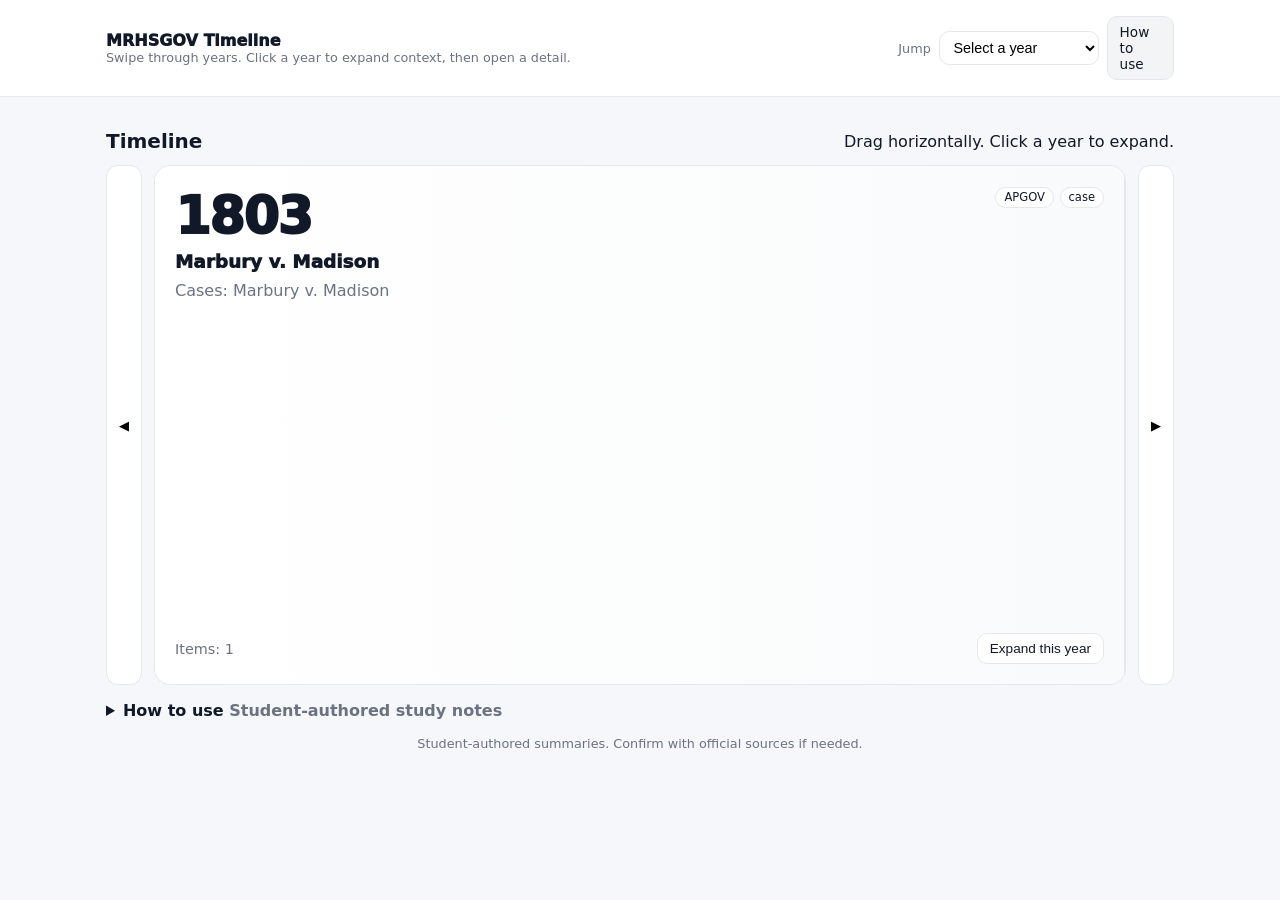
<file: index.html>
<!doctype html>
<html lang="en">
  <head>
    <meta charset="UTF-8" />
    <meta name="viewport" content="width=device-width, initial-scale=1.0" />
    <title>AP Timeline</title>
    <meta
      name="description"
      content="A student study site that organizes APGOV and APUSH items on a timeline with quick summaries."
    />
    <link rel="stylesheet" href="./style.css" />
  </head>

  <body>
    <header class="site-header">
      <div class="wrap header-inner">
        <div class="brand">
          <div class="brand-title"> MRHSGOV Timeline</div>
          <div class="brand-subtitle">
            Swipe through years. Click a year to expand context, then open a detail.
          </div>
        </div>

        <div class="header-tools" aria-label="Quick tools">
          <label class="muted small" for="yearSelect">Jump</label>
          <select id="yearSelect" class="select" aria-label="Jump to year">
            <option value="">Select a year</option>
          </select>
          <a class="btn btn-secondary" href="#howto">How to use</a>
        </div>
      </div>
    </header>

    <main class="wrap">
      <section class="timeline-section" aria-label="Browse by year">
        <div class="timeline-header">
          <h1 class="h1">Timeline</h1>
          <div class="status"><span id="statusText">Drag horizontally. Click a year to expand.</span></div>
        </div>

        <!-- Horizontal, full-width timeline -->
        <div class="hwrap">
          <button id="btnPrev" class="navbtn" type="button" aria-label="Previous year">◀</button>

          <div id="years" class="years" aria-label="Year tiles"></div>

          <button id="btnNext" class="navbtn" type="button" aria-label="Next year">▶</button>
        </div>
      </section>

      <!-- Expands between timeline and how-to -->
      <section id="yearExpand" class="expand" aria-label="Year context">
        <div class="expand-shell">
          <div class="expand-top">
            <div>
              <div id="expandTitle" class="expand-title">Select a year</div>
              <div id="expandMeta" class="expand-meta">Context and items appear here.</div>
            </div>
            <button id="btnCollapse" class="btn btn-secondary" type="button">Collapse</button>
          </div>

          <div class="expand-body">
            <div class="grid">
              <div class="panel span-2">
                <h2 class="h2">What happened in this time</h2>
                <p id="expandSummary" class="p muted">Click a year to expand.</p>
              </div>

              <div class="panel span-2">
                <h2 class="h2">Items in this year</h2>
                <div id="expandItems" class="item-list"></div>
              </div>
            </div>
          </div>
        </div>
      </section>

      <!-- Detail card -->
      <section id="detailCard" class="card-section" aria-label="Detail card">
        <div class="card-shell">
          <div class="card-topbar">
            <div class="card-titleblock">
              <div id="cardTitle" class="card-title">Select an item</div>
              <div id="cardMeta" class="card-meta">Year, subject, and category appear here.</div>
            </div>
            <div class="card-tags" id="cardTags" aria-label="Tags"></div>
          </div>

          <div class="card-body">
            <div class="grid">
              <div class="panel">
                <h2 class="h2">Quick Take</h2>
                <p id="quickTake" class="p muted">Choose an item from the expanded year panel.</p>
              </div>

              <div class="panel">
                <h2 class="h2">Core Prompt</h2>
                <p id="corePrompt" class="p muted">...</p>
              </div>

              <div class="panel span-2">
                <h2 class="h2"><span id="answerLabel">Holding</span></h2>
                <p id="answerText" class="p muted">...</p>
              </div>

              <div class="panel">
                <h2 class="h2">Facts</h2>
                <ul id="factsList" class="list"></ul>
              </div>

              <div class="panel">
                <h2 class="h2">Reasoning</h2>
                <ul id="reasoningList" class="list"></ul>
              </div>

              <div class="panel span-2">
                <h2 class="h2">Precedent</h2>
                <ul id="precedentList" class="list"></ul>
              </div>

              <div class="panel">
                <h2 class="h2">Terms</h2>
                <div id="termsList" class="terms"></div>
              </div>

              <div class="panel">
                <h2 class="h2">Why It Matters</h2>
                <div class="why">
                  <div>
                    <div class="kicker">Exam</div>
                    <ul id="whyExamList" class="list"></ul>
                  </div>
                  <div>
                    <div class="kicker">Real world</div>
                    <ul id="whyRealList" class="list"></ul>
                  </div>
                </div>
              </div>

              <div class="panel span-2">
                <h2 class="h2">Connections</h2>
                <div class="connections">
                  <div>
                    <div class="kicker">Leads to</div>
                    <ul id="leadsToList" class="list"></ul>
                  </div>
                  <div>
                    <div class="kicker">Connects back</div>
                    <ul id="connectsBackList" class="list"></ul>
                  </div>
                </div>
              </div>

              <div class="panel span-2">
                <h2 class="h2">Sources</h2>
                <ul id="linksList" class="list"></ul>
              </div>
            </div>
          </div>

          <div class="card-footer">
            <div class="hint">Tip: Quick Take then Holding first.</div>
            <div class="footer-actions">
              <button id="btnCopyLink" class="btn btn-secondary" type="button">Copy link</button>
            </div>
          </div>
        </div>
      </section>

      <section id="howto" class="timeline-section" aria-label="How to use">
        <details id="howtoDetails" class="howto-details">
          <summary class="howto-summary">
            <span class="howto-title">How to use</span>
            <span class="howto-subtitle muted">Student-authored study notes</span>
          </summary>

          <div class="howto-body">
            <div class="timeline">
              <div class="grid">
                <div class="panel">
                  <h2 class="h2">Flow</h2>
                  <ul class="list">
                    <li>Drag the timeline to move through years.</li>
                    <li>Click a year to expand context.</li>
                    <li>Select an item to open the detail card.</li>
                  </ul>
                </div>

                <div class="panel">
                  <h2 class="h2">Fast review</h2>
                  <ul class="list">
                    <li>Use Jump to land on an exact year.</li>
                    <li>Read Quick Take and Holding first.</li>
                    <li>Use Connections to link themes.</li>
                  </ul>
                </div>

                <div class="panel span-2">
                  <h2 class="h2">Long term</h2>
                  <p class="p muted">
                    This structure supports AP Gov and APUSH on the same timeline by mixing subjects and categories per year.
                  </p>
                </div>
              </div>
            </div>
          </div>
        </details>
      </section>

      <footer class="site-footer">
        <div class="muted small">Student-authored summaries. Confirm with official sources if needed.</div>
      </footer>
    </main>

    <script src="./app.js" defer></script>
  </body>
</html>
</file>
<file: style.css>
:root {
  --bg: #f6f7fb;
  --card: #ffffff;
  --ink: #111827;
  --muted: #6b7280;
  --border: #e5e7eb;
  --accent: #2563eb;
}

* {
  box-sizing: border-box;
}

body {
  margin: 0;
  font-family: system-ui, -apple-system, BlinkMacSystemFont, "Segoe UI", Roboto, Helvetica,
    Arial, sans-serif;
  background: var(--bg);
  color: var(--ink);
}

.wrap {
  max-width: 1100px;
  margin: 0 auto;
  padding: 1rem;
}

.grid {
  display: grid;
  grid-template-columns: 1fr 1fr;
  gap: 1rem;
}

.span-2 {
  grid-column: span 2;
}

@media (max-width: 900px) {
  .grid {
    grid-template-columns: 1fr;
  }
  .span-2 {
    grid-column: span 1;
  }
}

.h1 {
  margin: 0;
  font-size: 1.25rem;
  font-weight: 900;
}

.h2 {
  margin: 0 0 0.25rem 0;
  font-size: 0.9rem;
  font-weight: 900;
}

.p {
  margin: 0;
  line-height: 1.5;
}

.muted {
  color: var(--muted);
}

.small {
  font-size: 0.8rem;
}

.kicker {
  font-size: 0.75rem;
  font-weight: 900;
  color: var(--muted);
  margin-bottom: 0.25rem;
}

.btn {
  padding: 0.45rem 0.75rem;
  border: 1px solid var(--border);
  background: #fff;
  color: var(--ink);
  border-radius: 10px;
  cursor: pointer;
  font-size: 0.85rem;
  text-decoration: none;
  display: inline-flex;
  align-items: center;
  gap: 0.4rem;
}

.btn:hover {
  background: #f9fafb;
}

.btn-secondary {
  background: #f3f4f6;
}

.site-header {
  background: #ffffff;
  border-bottom: 1px solid var(--border);
}

.header-inner {
  display: flex;
  align-items: center;
  justify-content: space-between;
  gap: 1rem;
}

.brand-title {
  font-weight: 950;
}

.brand-subtitle {
  font-size: 0.8rem;
  color: var(--muted);
  max-width: 62ch;
}

.header-tools {
  display: flex;
  align-items: center;
  gap: 0.5rem;
}

.timeline-section {
  margin-top: 1rem;
}

.timeline-header {
  display: flex;
  align-items: center;
  justify-content: space-between;
}

.timeline {
  margin-top: 0.75rem;
  padding: 0.75rem;
  background: var(--card);
  border: 1px solid var(--border);
  border-radius: 14px;
}

.select {
  width: 100%;
  max-width: 260px;
  padding: 0.45rem 0.6rem;
  border: 1px solid var(--border);
  border-radius: 10px;
  background: #fff;
  font-size: 0.9rem;
}

.panel {
  background: #f9fafb;
  border: 1px solid var(--border);
  border-radius: 14px;
  padding: 0.85rem;
}

.list {
  margin: 0;
  padding-left: 1.1rem;
  font-size: 0.9rem;
}

.list li {
  margin-bottom: 0.25rem;
}

/* Horizontal full-page year tiles */
.hwrap {
  margin-top: 0.75rem;
  display: grid;
  grid-template-columns: auto 1fr auto;
  gap: 0.75rem;
  align-items: center;
}

.navbtn {
  border: 1px solid var(--border);
  background: #fff;
  border-radius: 12px;
  padding: 0.6rem 0.75rem;
  cursor: pointer;
  height: 100%;
  max-height: 520px;
}

.years {
  border: 1px solid var(--border);
  border-radius: 16px;
  overflow: hidden;
  background: var(--card);
  height: calc(100vh - 240px);
  max-height: 520px;
  display: flex;
  overflow-x: auto;
  scroll-snap-type: x mandatory;
  scroll-behavior: smooth;
}

.year {
  scroll-snap-align: start;
  min-width: 100%;
  padding: 1.25rem;
  display: flex;
  flex-direction: column;
  justify-content: space-between;
  border-right: 1px solid var(--border);
  background: linear-gradient(90deg, #ffffff, #f9fafb);
}

.year:last-child {
  border-right: none;
}

.year-top {
  display: flex;
  justify-content: space-between;
  gap: 1rem;
}

.year-big {
  font-size: 3.2rem;
  font-weight: 950;
  letter-spacing: -0.03em;
}

.year-title {
  margin-top: 0.3rem;
  font-size: 1.15rem;
  font-weight: 950;
}

.year-sub {
  margin-top: 0.45rem;
  color: var(--muted);
  line-height: 1.55;
  max-width: 62ch;
  font-size: 1rem;
}

.year-right {
  text-align: right;
}

.badges {
  display: inline-flex;
  flex-wrap: wrap;
  gap: 0.35rem;
  justify-content: flex-end;
}

.badges span {
  font-size: 0.72rem;
  padding: 0.15rem 0.5rem;
  border-radius: 999px;
  border: 1px solid var(--border);
  background: #fff;
}

.year-actions {
  display: flex;
  gap: 0.75rem;
  justify-content: space-between;
  align-items: center;
  margin-top: 1rem;
}

.year-actions .muted {
  font-size: 0.9rem;
}

@media (max-width: 700px) {
  .year-top {
    flex-direction: column;
  }
  .year-right {
    text-align: left;
  }
  .badges {
    justify-content: flex-start;
  }
  .years {
    height: calc(100vh - 300px);
  }
  .navbtn {
    padding: 0.5rem 0.6rem;
  }
}

/* Expand panel */
.expand {
  margin-top: 1rem;
  display: none;
}

.expand.is-visible {
  display: block;
}

.expand-shell {
  background: var(--card);
  border: 1px solid var(--border);
  border-radius: 14px;
  overflow: hidden;
}

.expand-top {
  padding: 0.75rem 1rem;
  border-bottom: 1px solid var(--border);
  display: flex;
  justify-content: space-between;
  gap: 1rem;
  align-items: center;
}

.expand-title {
  font-weight: 950;
}

.expand-meta {
  font-size: 0.85rem;
  color: var(--muted);
}

.expand-body {
  padding: 1rem;
}

.item-list {
  display: grid;
  grid-template-columns: 1fr 1fr;
  gap: 0.75rem;
}

@media (max-width: 900px) {
  .item-list {
    grid-template-columns: 1fr;
  }
}

.item-btn {
  border: 1px solid var(--border);
  background: #ffffff;
  border-radius: 16px;
  padding: 1.25rem 1.35rem;
  cursor: pointer;
  text-align: left;
  min-height: 110px;

  display: flex;
  flex-direction: column;
  justify-content: center;

  transition: transform 0.15s ease, box-shadow 0.15s ease, background 0.15s ease;
}

.item-btn:hover {
  background: #ffffff;
  transform: translateY(-2px);
  box-shadow: 0 10px 28px rgba(0, 0, 0, 0.12);
}

.item-btn .item-title {
  font-weight: 950;
  font-size: 1.05rem;
  margin-bottom: 0.35rem;
}

.item-btn .item-meta {
  color: var(--muted);
  font-size: 0.92rem;
}

/* Detail card */
.card-section {
  margin-top: 1rem;
  display: none;
}

.card-section.is-visible {
  display: block;
}

.card-shell {
  background: var(--card);
  border: 1px solid var(--border);
  border-radius: 14px;
  overflow: hidden;
}

.card-topbar {
  padding: 0.75rem 1rem;
  border-bottom: 1px solid var(--border);
  display: flex;
  justify-content: space-between;
  gap: 1rem;
}

.card-title {
  font-weight: 950;
}

.card-meta {
  font-size: 0.8rem;
  color: var(--muted);
}

.card-tags {
  display: flex;
  flex-wrap: wrap;
  gap: 0.25rem;
  justify-content: flex-end;
}

.card-tags span {
  background: #eef2ff;
  color: #1e3a8a;
  font-size: 0.72rem;
  padding: 0.15rem 0.5rem;
  border-radius: 999px;
}

.card-body {
  padding: 1rem;
}

.terms {
  display: flex;
  flex-direction: column;
  gap: 0.5rem;
  font-size: 0.9rem;
}

.why,
.connections {
  display: grid;
  grid-template-columns: 1fr 1fr;
  gap: 0.75rem;
}

@media (max-width: 700px) {
  .why,
  .connections {
    grid-template-columns: 1fr;
  }
}

.card-footer {
  padding: 0.75rem 1rem;
  border-top: 1px solid var(--border);
  display: flex;
  justify-content: space-between;
  align-items: center;
}

.hint {
  font-size: 0.8rem;
  color: var(--muted);
}

.site-footer {
  margin-top: 1rem;
  text-align: center;
}

/* Make expanded year visually dominant */
.expand {
  transition: all 0.25s ease;
}

.expand.is-open {
  margin-top: 24px;
}

.expand.is-open .expand-shell {
  min-height: 75vh;
  box-shadow: 0 20px 60px rgba(0, 0, 0, 0.12);
}

/* Slight background emphasis */
.expand.is-open::before {
  content: "";
  position: fixed;
  inset: 0;
  background: rgba(15, 23, 42, 0.04);
  z-index: -1;
}

/* How-to dropdown polish */
.howto-details {
  max-width: 100%;
}

.howto-summary {
  cursor: pointer;
  font-weight: 700;
}

.howto-details:not([open]) .howto-body {
  display: none;
}

.howto-details[open] {
  margin-top: 16px;
}

/* Tag filters */
.filters {
  display: flex;
  flex-wrap: wrap;
  gap: 0.5rem;
  margin-top: 0.6rem;
}

.filter-btn {
  padding: 0.35rem 0.65rem;
  border-radius: 999px;
  border: 1px solid var(--border);
  background: #fff;
  cursor: pointer;
  font-size: 0.8rem;
}

.filter-btn:hover {
  background: #f9fafb;
}

.filter-btn.active {
  background: #111827;
  color: #ffffff;
  border-color: #111827;
}
</file>
